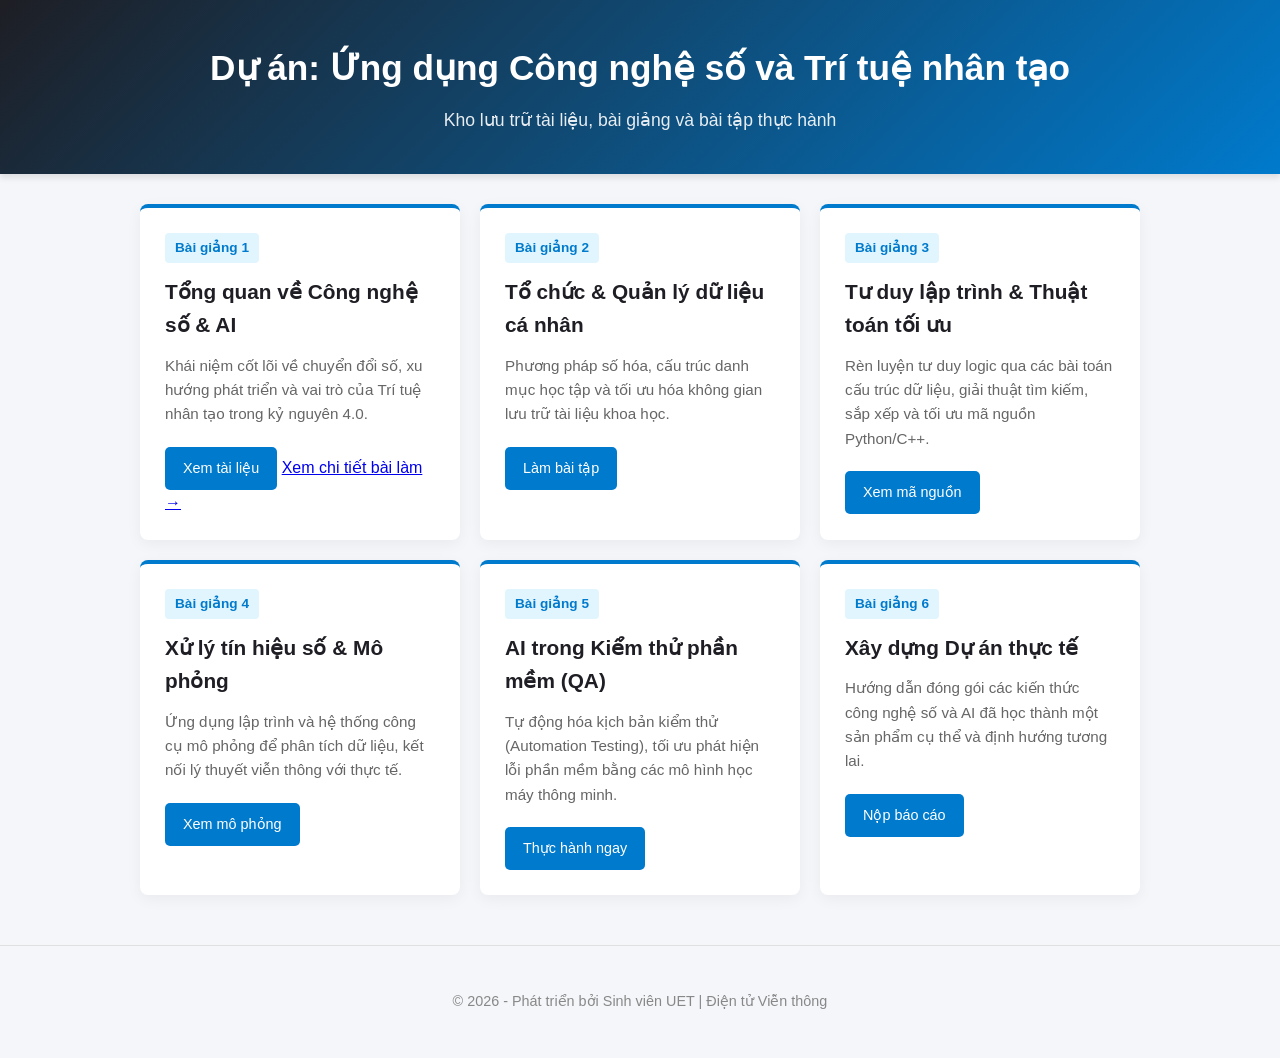
<file: exercises.html>
<!DOCTYPE html>
<html lang="vi">
<head>
    <meta charset="UTF-8">
    <meta name="viewport" content="width=device-width, initial-scale=1.0">
    <title>Ứng dụng Công nghệ số và Trí tuệ nhân tạo - Exercises</title>
    <style>
        :root {
            --primary-color: #007acc;
            --secondary-color: #3776ab;
            --dark-color: #1e1e24;
            --light-color: #f4f6f9;
            --text-color: #333;
        }

        body {
            font-family: 'Segoe UI', Tahoma, Geneva, Verdana, sans-serif;
            line-height: 1.6;
            margin: 0;
            padding: 0;
            background-color: var(--light-color);
            color: var(--text-color);
        }

        header {
            background: linear-gradient(135deg, var(--dark-color), var(--primary-color));
            color: #fff;
            padding: 40px 20px;
            text-align: center;
            box-shadow: 0 4px 6px rgba(0,0,0,0.1);
        }

        header h1 {
            margin: 0;
            font-size: 2.2rem;
        }

        header p {
            margin: 10px 0 0;
            font-size: 1.1rem;
            opacity: 0.9;
        }

        .container {
            max-width: 1000px;
            margin: 30px auto;
            padding: 0 20px;
        }

        .grid {
            display: grid;
            grid-template-columns: repeat(auto-fit, minmax(300px, 1fr));
            gap: 20px;
        }

        .card {
            background: #fff;
            border-radius: 8px;
            box-shadow: 0 4px 15px rgba(0,0,0,0.05);
            padding: 25px;
            transition: transform 0.3s ease, box-shadow 0.3s ease;
            border-top: 4px solid var(--primary-color);
        }

        .card:hover {
            transform: translateY(-5px);
            box-shadow: 0 8px 25px rgba(0,0,0,0.1);
        }

        .badge {
            background-color: #e1f5fe;
            color: var(--primary-color);
            padding: 4px 10px;
            border-radius: 4px;
            font-size: 0.85rem;
            font-weight: bold;
            display: inline-block;
            margin-bottom: 12px;
        }

        .card h3 {
            margin: 0 0 12px 0;
            color: var(--dark-color);
            font-size: 1.3rem;
        }

        .card p {
            margin: 0 0 20px 0;
            color: #666;
            font-size: 0.95rem;
        }

        .btn {
            display: inline-block;
            background-color: var(--primary-color);
            color: #fff;
            padding: 10px 18px;
            text-decoration: none;
            border-radius: 5px;
            font-size: 0.9rem;
            font-weight: 500;
            transition: background-color 0.2s ease;
        }

        .btn:hover {
            background-color: var(--secondary-color);
        }

        footer {
            text-align: center;
            padding: 30px;
            color: #888;
            font-size: 0.9rem;
            margin-top: 50px;
            border-top: 1px solid #e0e0e0;
        }
    </style>
</head>
<body>

    <header>
        <h1>Dự án: Ứng dụng Công nghệ số và Trí tuệ nhân tạo</h1>
        <p>Kho lưu trữ tài liệu, bài giảng và bài tập thực hành</p>
    </header>

    <div class="container">
        <div class="grid">
            
            <div class="card">
                <span class="badge">Bài giảng 1</span>
                <h3>Tổng quan về Công nghệ số & AI</h3>
                <p>Khái niệm cốt lõi về chuyển đổi số, xu hướng phát triển và vai trò của Trí tuệ nhân tạo trong kỷ nguyên 4.0.</p>
                <a href="#" class="btn">Xem tài liệu</a>
                <a href="bai1.pdf" class="ex-link" target="_blank">Xem chi tiết bài làm &rarr;</a>
            </div>

            <div class="card">
                <span class="badge">Bài giảng 2</span>
                <h3>Tổ chức & Quản lý dữ liệu cá nhân</h3>
                <p>Phương pháp số hóa, cấu trúc danh mục học tập và tối ưu hóa không gian lưu trữ tài liệu khoa học.</p>
                <a href="#" class="btn">Làm bài tập</a>
            </div>

            <div class="card">
                <span class="badge">Bài giảng 3</span>
                <h3>Tư duy lập trình & Thuật toán tối ưu</h3>
                <p>Rèn luyện tư duy logic qua các bài toán cấu trúc dữ liệu, giải thuật tìm kiếm, sắp xếp và tối ưu mã nguồn Python/C++.</p>
                <a href="#" class="btn">Xem mã nguồn</a>
            </div>

            <div class="card">
                <span class="badge">Bài giảng 4</span>
                <h3>Xử lý tín hiệu số & Mô phỏng</h3>
                <p>Ứng dụng lập trình và hệ thống công cụ mô phỏng để phân tích dữ liệu, kết nối lý thuyết viễn thông với thực tế.</p>
                <a href="#" class="btn">Xem mô phỏng</a>
            </div>

            <div class="card">
                <span class="badge">Bài giảng 5</span>
                <h3>AI trong Kiểm thử phần mềm (QA)</h3>
                <p>Tự động hóa kịch bản kiểm thử (Automation Testing), tối ưu phát hiện lỗi phần mềm bằng các mô hình học máy thông minh.</p>
                <a href="#" class="btn">Thực hành ngay</a>
            </div>

            <div class="card">
                <span class="badge">Bài giảng 6</span>
                <h3>Xây dựng Dự án thực tế</h3>
                <p>Hướng dẫn đóng gói các kiến thức công nghệ số và AI đã học thành một sản phẩm cụ thể và định hướng tương lai.</p>
                <a href="#" class="btn">Nộp báo cáo</a>
            </div>

        </div>
    </div>

    <footer>
        <p>© 2026 - Phát triển bởi Sinh viên UET | Điện tử Viễn thông</p>
    </footer>

</body>
</html>
</file>
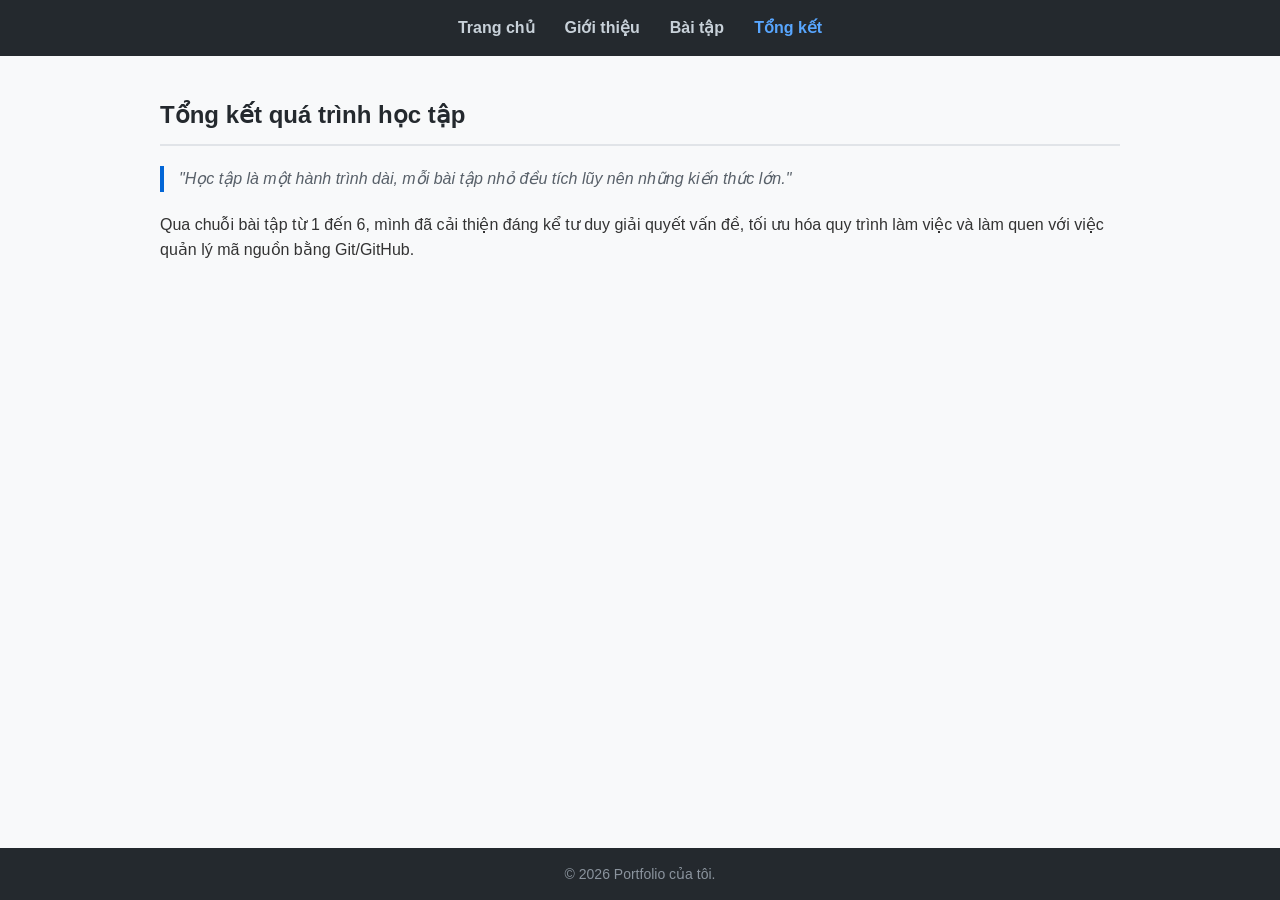
<file: summary.html>
<!DOCTYPE html>
<html lang="vi">
<head>
    <meta charset="UTF-8">
    <meta name="viewport" content="width=device-width, initial-scale=1.0">
    <title>Tổng kết - Portfolio</title>
    <link rel="stylesheet" href="style.css">
</head>
<body>
    <header>
        <nav>
            <ul>
                <li><a href="index.html">Trang chủ</a></li>
                <li><a href="about.html">Giới thiệu</a></li>
                <li><a href="exercises.html">Bài tập</a></li>
                <li><a href="summary.html" class="active">Tổng kết</a></li>
            </ul>
        </nav>
    </header>

    <main class="container">
        <h2>Tổng kết quá trình học tập</h2>
        <blockquote>
            "Học tập là một hành trình dài, mỗi bài tập nhỏ đều tích lũy nên những kiến thức lớn."
        </blockquote>
        <p>Qua chuỗi bài tập từ 1 đến 6, mình đã cải thiện đáng kể tư duy giải quyết vấn đề, tối ưu hóa quy trình làm việc và làm quen với việc quản lý mã nguồn bằng Git/GitHub.</p>
    </main>

    <footer>
        <p>&copy; 2026 Portfolio của tôi.</p>
    </footer>
</body>
</html>
</file>
<file: style.css>
/* Giao diện cơ bản */
* {
    margin: 0;
    padding: 0;
    box-sizing: border-box;
    font-family: 'Segoe UI', Tahoma, Geneva, Verdana, sans-serif;
}

body {
    background-color: #f8f9fa;
    color: #333;
    line-height: 1.6;
    display: flex;
    flex-direction: column;
    min-height: 100vh;
}

/* Thanh điều hướng */
header {
    background-color: #24292e;
    padding: 15px 0;
}

nav ul {
    list-style: none;
    display: flex;
    justify-content: center;
    gap: 30px;
}

nav ul li a {
    color: #c8d1d9;
    text-decoration: none;
    font-weight: 600;
    font-size: 16px;
    transition: color 0.3s;
}

nav ul li a:hover, nav ul li a.active {
    color: #58a6ff;
}

/* Phần nội dung chính */
.container {
    max-width: 1000px;
    margin: 40px auto;
    padding: 0 20px;
    flex: 1;
}

h2 {
    margin-bottom: 20px;
    color: #24292e;
    border-bottom: 2px solid #e1e4e8;
    padding-bottom: 10px;
}

/* Trang chủ (Hero Section) */
.hero-section {
    display: flex;
    justify-content: center;
    align-items: center;
    flex: 1;
    text-align: center;
    padding: 40px 20px;
}

.avatar {
    width: 150px;
    height: 150px;
    border-radius: 50%;
    object-fit: cover;
    margin-bottom: 20px;
    border: 3px solid #58a6ff;
}

.hero-content h1 {
    font-size: 2.5rem;
    margin-bottom: 15px;
    color: #24292e;
}

.btn {
    display: inline-block;
    background-color: #2ea44f;
    color: white;
    padding: 10px 20px;
    text-decoration: none;
    border-radius: 6px;
    font-weight: bold;
    margin-top: 20px;
    transition: background-color 0.3s;
}

.btn:hover {
    background-color: #22863a;
}

/* Grid hiển thị Bài tập */
.exercise-list {
    display: grid;
    grid-template-columns: repeat(auto-fit, minmax(280px, 1fr));
    gap: 20px;
    margin-top: 20px;
}

.card {
    background: white;
    padding: 20px;
    border-radius: 8px;
    border: 1px solid #e1e4e8;
    box-shadow: 0 2px 4px rgba(0,0,0,0.05);
}

.card h3 {
    margin-bottom: 10px;
    color: #0366d6;
}

.btn-download {
    display: inline-block;
    margin-top: 15px;
    color: #0366d6;
    text-decoration: none;
    font-weight: bold;
}

.btn-download:hover {
    text-decoration: underline;
}

/* Blockquote cho trang tổng kết */
blockquote {
    border-left: 4px solid #0366d6;
    padding-left: 15px;
    font-style: italic;
    color: #586069;
    margin: 20px 0;
}

/* Footer */
footer {
    background-color: #24292e;
    color: #8b949e;
    text-align: center;
    padding: 15px 0;
    font-size: 14px;
    margin-top: auto;
}
</file>
